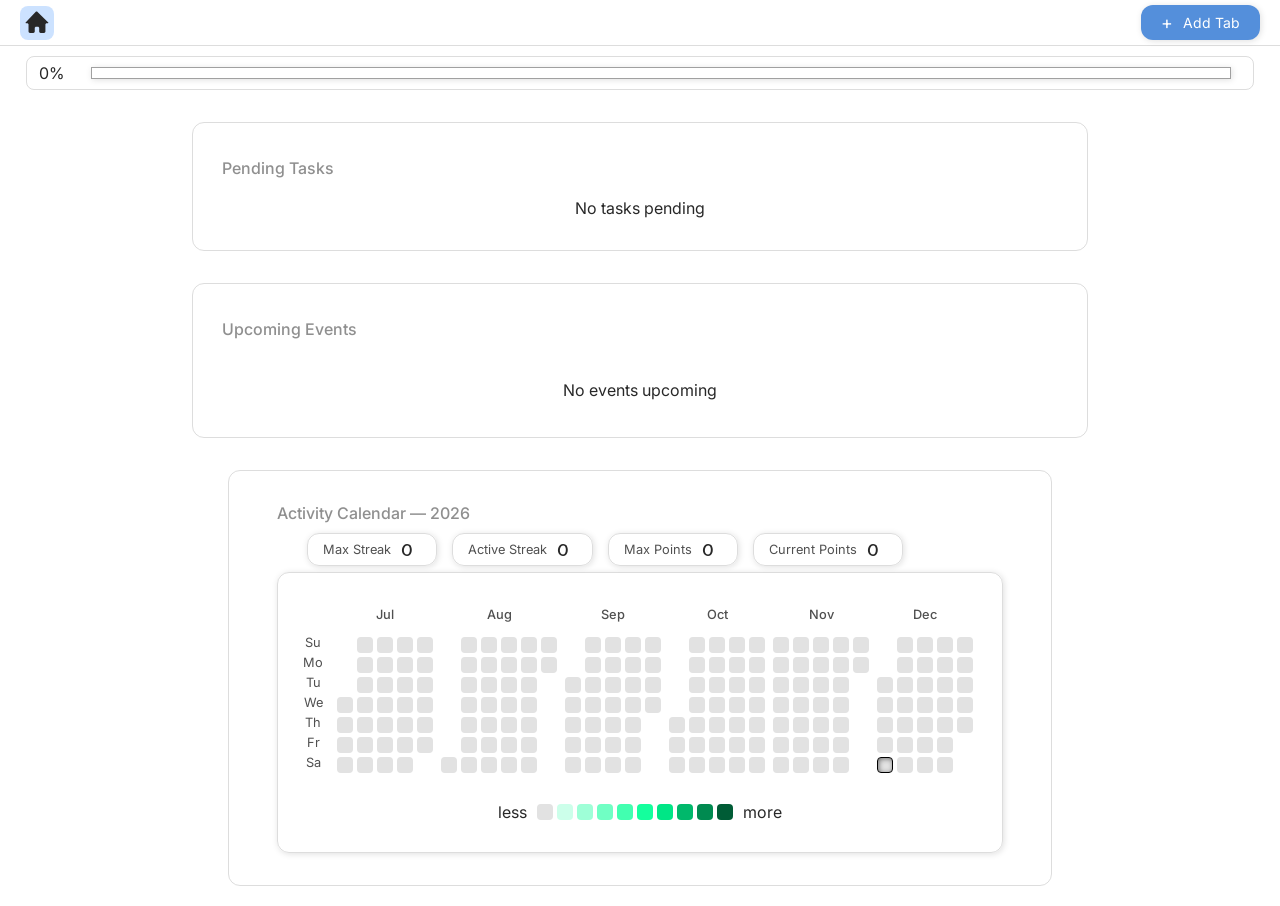
<file: index.html>
<!DOCTYPE html>
<html lang="en">

<head>
  <meta charset="UTF-8">
  <meta name="viewport" content="width=device-width, initial-scale=1.0">
  <title>Document</title>
  <link rel="shortcut icon" href="assets/icons/favicon.svg" type="image/x-icon">
  <link rel="stylesheet" href="styles/shared.css">
  <link rel="stylesheet" href="styles/index.css">
</head>

<body>
  <header class="header">
    <button class="home-icon selected">
      <svg viewBox="0 0 24 24" xmlns="http://www.w3.org/2000/svg">
        <path
          d="M3.53374 20.4932V13.6132C3.53374 12.84 2.90694 12.2132 2.13374 12.2132H0.901784C0.551562 12.2132 0.370443 11.795 0.610035 11.5395L10.5498 0.942241C11.0889 0.367501 11.9959 0.350704 12.5559 0.905092L23.287 11.5289C23.541 11.7803 23.3629 12.2132 23.0056 12.2132H21.8226C21.0494 12.2132 20.4226 12.84 20.4226 13.6132V20.4932C20.4226 21.2664 19.7958 21.8932 19.0226 21.8932H15.6004C14.8272 21.8932 14.2004 21.2664 14.2004 20.4932V17.1332C14.2004 16.36 13.5736 15.7332 12.8004 15.7332H11.156C10.3828 15.7332 9.75597 16.36 9.75597 17.1332V20.4932C9.75597 21.2664 9.12917 21.8932 8.35597 21.8932H4.93374C4.16054 21.8932 3.53374 21.2664 3.53374 20.4932Z" />
      </svg>
    </button>
    <div class="tabs-container"></div>
    <button class="add-tab-btn add-btn">
      <span>+</span>
      <span>Add Tab</span>
    </button>
  </header>
  <main>
    <div class="popup-message hidden"></div>
    <section class="progress-overview">
      <div class="text"></div>
      <div class="progress-bar-wrapper"></div>
    </section>
    <section class="tasks">
      <header>
        <h2 class="heading">Pending Tasks</h2>
      </header>
      <div class="tasks-content"></div>
    </section>
    <section class="events">
      <header>
        <h2 class="heading">Upcoming Events</h2>
      </header>
      <div class="events-content"></div>
    </section>
    <section class="activity-calendar">
      <h2 class="heading"></h2>
      <div class="calendar-content"></div>
    </section>
  </main>
  <div class="add-tab-popup-cover display-none">
    <div class="add-tab-popup">
      <button class="close-popup-btn">
        <svg xmlns="http://www.w3.org/2000/svg" viewBox="0 0 24 24" fill="none" stroke="#000000" stroke-linecap="round"
          stroke-linejoin="round" id="X--Streamline-Tabler">
          <path d="M18 6 6 18" stroke-width="2"></path>
          <path d="m6 6 12 12" stroke-width="2"></path>
        </svg>
      </button>
      <h3 class="heading">New Tab</h3>
      <div class="input-fields-container">
        <label class="single-input">
          <div class="text">
            <span>Tab name</span><span class="char-count">0/20</span>
          </div>
          <input type="text" maxlength="20" name="Tab name" placeholder="eg. Tab 1, etc" class="tab-name-input required"
            autocomplete="off">
          <div class="error-text"></div>
        </label>
        <label>
          Select tab color
          <select name="tab color" class="color-select-container"></select>
          <div class="error-text"></div>
        </label>
      </div>
      <button class="create-tab-btn">Create</button>
    </div>
  </div>
  <script src="scripts/index.js" type="module"></script>
</body>

</html>
</file>
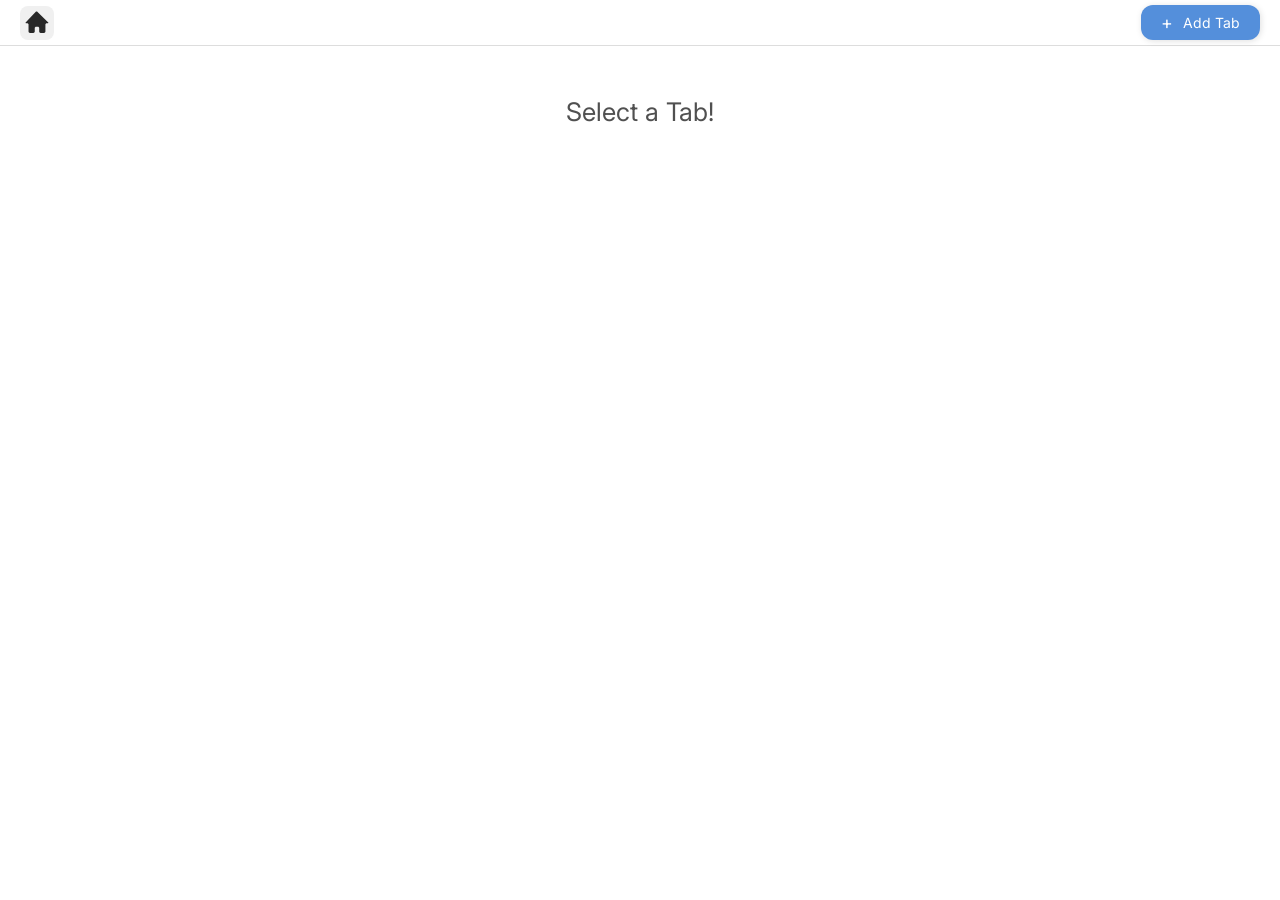
<file: tabs.html>
<!DOCTYPE html>
<html lang="en">

<head>
  <meta charset="UTF-8">
  <meta name="viewport" content="width=device-width, initial-scale=1.0">
  <title class="title-elem">Document</title>
  <link rel="shortcut icon" href="assets/icons/favicon.svg" type="image/x-icon">
  <link rel="stylesheet" href="styles/shared.css">
  <link rel="stylesheet" href="styles/tabs.css">
</head>

<body>
  <header class="header">
    <a href="./index.html" tabindex="-1">
      <button class="home-icon">
        <svg viewBox="0 0 24 24" xmlns="http://www.w3.org/2000/svg">
          <path
            d="M3.53374 20.4932V13.6132C3.53374 12.84 2.90694 12.2132 2.13374 12.2132H0.901784C0.551562 12.2132 0.370443 11.795 0.610035 11.5395L10.5498 0.942241C11.0889 0.367501 11.9959 0.350704 12.5559 0.905092L23.287 11.5289C23.541 11.7803 23.3629 12.2132 23.0056 12.2132H21.8226C21.0494 12.2132 20.4226 12.84 20.4226 13.6132V20.4932C20.4226 21.2664 19.7958 21.8932 19.0226 21.8932H15.6004C14.8272 21.8932 14.2004 21.2664 14.2004 20.4932V17.1332C14.2004 16.36 13.5736 15.7332 12.8004 15.7332H11.156C10.3828 15.7332 9.75597 16.36 9.75597 17.1332V20.4932C9.75597 21.2664 9.12917 21.8932 8.35597 21.8932H4.93374C4.16054 21.8932 3.53374 21.2664 3.53374 20.4932Z" />
        </svg>
      </button>
    </a>
    <div class="tabs-container"></div>
    <button class="add-tab-btn add-btn">
      <span>+</span>
      <span>Add Tab</span>
    </button>
  </header>
  <main>
    <div class="popup-message hidden"></div>
    <h1 class="tab-title"></h1>
    <section class="tasks">
      <header>
        <h2 class="heading">Tasks</h2>
        <button class="add-task-btn add-btn">
          <span>+</span>
          <span>Add Task</span>
        </button>
      </header>
      <div class="tasks-content"></div>
    </section>
    <section class="events">
      <button class="hide-show-btn"></button>
      <div class="inner-events">
        <header>
          <h2 class="heading">Events</h2>
          <button class="add-event-btn add-btn">
            <span>+</span>
            <span>Add Event</span>
          </button>
        </header>
        <div class="events-content"></div>
      </div>
    </section>
    <section class="activity-calendar">
      <h2 class="heading"></h2>
      <div class="calendar-content"></div>
    </section>
    <button class="delete-tab-btn">Delete Tab</button>
  </main>
  <!-- ADD TAB POPUP -->
  <div class="add-tab-popup-cover display-none">
    <div class="add-tab-popup">
      <button class="close-popup-btn">
        <svg xmlns="http://www.w3.org/2000/svg" viewBox="0 0 24 24" fill="none" stroke="#000000" stroke-linecap="round"
          stroke-linejoin="round" id="X--Streamline-Tabler">
          <path d="M18 6 6 18" stroke-width="2"></path>
          <path d="m6 6 12 12" stroke-width="2"></path>
        </svg>
      </button>
      <h3 class="heading">New Tab</h3>
      <div class="input-fields-container">
        <label class="single-input">
          <div class="text">
            <span>Tab name</span><span class="char-count">0/20</span>
          </div>
          <input type="text" maxlength="20" name="Tab name" placeholder="eg. Tab 1, etc" class="tab-name-input required"
            autocomplete="off">
          <div class="error-text"></div>
        </label>
        <label>
          Select tab color
          <select name="tab color" class="color-select-container"></select>
          <div class="error-text"></div>
        </label>
      </div>
      <button class="create-tab-btn">Create</button>
    </div>
  </div>
  <!-- ADD TASK POPUP BOX -->
  <div class="add-task-popup-cover display-none">
    <div class="add-task-popup">
      <button class="close-popup-btn">
        <svg xmlns="http://www.w3.org/2000/svg" viewBox="0 0 24 24" fill="none" stroke="#000000" stroke-linecap="round"
          stroke-linejoin="round" id="X--Streamline-Tabler">
          <path d="M18 6 6 18" stroke-width="2"></path>
          <path d="m6 6 12 12" stroke-width="2"></path>
        </svg>
      </button>
      <h3 class="heading">New Task</h3>
      <div class="input-fields-container">
        <label class="single-input">
          <div class="text">
            <span>Task name</span><span class="char-count">0/40</span>
          </div>
          <input type="text" maxlength="40" name="Task name" placeholder="eg. Task 1, etc"
            class="task-name-input itim required" autocomplete="off">
          <div class="error-text"></div>
        </label>
        <label class="single-input">
          Task points
          <input type="number" min="1" max="3" name="Task points" placeholder="1-3" class="task-points-input required">
          <div class="error-text"></div>
        </label>
        <label class="single-input">
          Task URL(optional)
          <input type="url" name="Task url" placeholder="https://" class="task-url-input">
          <div class="error-text"></div>
        </label>
      </div>
      <button class="create-task-btn">Create</button>
    </div>
  </div>
  <!-- ADD EVENT POPUP BOX -->
  <div class="add-event-popup-cover display-none">
    <div class="add-event-popup">
      <button class="close-popup-btn">
        <svg xmlns="http://www.w3.org/2000/svg" viewBox="0 0 24 24" fill="none" stroke="#000000" stroke-linecap="round"
          stroke-linejoin="round" id="X--Streamline-Tabler">
          <path d="M18 6 6 18" stroke-width="2"></path>
          <path d="m6 6 12 12" stroke-width="2"></path>
        </svg>
      </button>
      <h3 class="heading">New Event</h3>
      <div class="input-fields-container">
        <label class="single-input">
          <div class="text">
            <span>Event name</span><span class="char-count">0/30</span>
          </div>
          <input type="text" maxlength="30" name="Event name" placeholder="eg. Event 1, etc."
            class="event-name-input itim required" autocomplete="off">
          <div class="error-text"></div>
        </label>
        <label class="single-input">
          Event date(optional)
          <input type="date" name="Event points" class="event-date-input">
          <div class="error-text"></div>
        </label>
      </div>
      <button class="create-event-btn">Create</button>
    </div>
  </div>
  <!-- DELETE CONFIRMATION BOX -->
  <div class="delete-confirm-popup-cover display-none">
    <div class="delete-confirm-popup">
      <div class="heading">Delete Task?</div>
      <div class="description"></div>
      <div class="btns">
        <div class="cancel-btn">Cancel</div>
        <div class="delete-btn">Delete</div>
      </div>
    </div>
  </div>

  <!-- DELETE TAB CONFIRMATION BOX -->
  <div class="delete-tab-confirm-popup-cover display-none">
    <div class="delete-tab-confirm-popup">
      <div class="heading">Delete Tab?</div>
      <div class="description">Type "Mathematics" to Delete the Tab.</div>
      <div class="input-fields-container">
        <label>
          <div class="text"></div>
          <input type="text" />
        </label>
      </div>
      <div class="btns">
        <div class="cancel-btn">Cancel</div>
        <div class="delete-btn">Delete</div>
      </div>
    </div>
  </div>

  <script src="scripts/tabs.js" type="module"></script>
</body>

</html>
</file>
<file: styles/shared.css>
@font-face {
  font-family: 'inter';
  src: url(../assets/fonts/inter.ttf);
}

@font-face {
  font-family: 'itim';
  src: url(../assets/fonts/itim.ttf);
}

* {
  margin: 0;
  padding: 0;
  box-sizing: border-box;
}

:root {
  --bg-color: #fff;
  --bg-color2: #f0f0f0;
  --tab-color1: #006eff;
  --tab-color2: #009020;
  --tab-color3: #f59700;
  --tab-color4: #7c3aed;
  --tab-color5: #830000;
  --tab-color6: #2a00c3;
  --text-color1: #282828;
  --text-color2: #505050;
  --text-color3: #20202080;
  --theme-color1: #006eff33;
  --border-color1: #505050;
  --border-color2: #bbbbbb80;
  --border-color3: #a0a0a0;
  --points-color1: #E2E2E2;
  --points-color2: #CCFFEA;
  --points-color3: #9EFFD7;
  --points-color4: #70FFC4;
  --points-color5: #42FFB0;
  --points-color6: #14FF9D;
  --points-color7: #00E686;
  --points-color8: #00B86B;
  --points-color9: #008A50;
  --points-color10: #005C36;

  --radius-s: 4px;
  --radius-m: 8px;
  --radius-l: 12px;
}

button {
  cursor: pointer;
}

body {
  font-family: 'inter', Arial;
  min-height: 100vh;
  /* temp */
  display: flex;
  flex-direction: column;
  color: var(--text-color1);
}

input,
button {
  font-family: inherit;
  font-size: 14px;
}

.header {
  border-bottom: 1px solid var(--border-color2);
  padding: 5px 20px;
  display: flex;
  align-items: center;
  gap: 20px;
}

.home-icon {
  padding: 5px;
  border-radius: var(--radius-m);
  background-color: var(--bg-color2);
  border: none;
  display: flex;
  cursor: pointer;
  transition: 0.12s ease-out;
}

.home-icon:hover,
.home-icon.selected {
  background-color: var(--theme-color1);
}

.home-icon:active {
  background-color: var(--bg-color);
}

.home-icon>svg {
  fill: var(--text-color1);
  margin: 0;
  width: 24px;
  height: 24px;
  transition: inherit;
}

.home-icon:active>svg {
  fill: var(--text-color2);
}

.tabs-container {
  display: flex;
  align-items: center;
  flex-wrap: wrap;
  gap: 10px;
  width: 100%;
}

a {
  all: unset;
}

.tab {
  padding: 6px 1rem;
  border-radius: var(--radius-l);
  border: 1px solid var(--border-color2);
  cursor: pointer;
  display: flex;
  align-items: center;
  gap: 8px;
  transition: 0.12s ease-out;
  font-size: .9rem;
  color: var(--text-color2);
  background-color: var(--bg-color2);
  box-shadow: 1px 1px 6px #00000020;
}

.tab:hover,
.tab.selected {
  border-color: transparent;
  background-color: var(--theme-color1);
}

.tab:active {
  border-color: var(--border-color2);
  background-color: var(--bg-color);
}

.color-circle {
  width: 8px;
  height: 8px;
  border-radius: var(--radius-m);
}

.tab:nth-child(1) .color-circle {
  background-color: var(--tab-color1);
}

.tab:nth-child(2) .color-circle {
  background-color: var(--tab-color2);
}

.tab span:nth-child(2) {
  text-wrap: nowrap;
}

.add-btn {
  text-wrap: nowrap;
  border: 1px solid transparent;
  border-radius: var(--radius-l);
  padding: 6px 1.2rem;
  color: white;
  background-color: #548fdb;
  display: flex;
  gap: 10px;
  align-items: center;
  box-shadow: 1px 1px 6px #00000020;
  transition: .12s ease-out;
}

.add-btn:hover {
  background-color: #4471ad;
}

.add-btn:active {
  border: 1px solid var(--border-color2);
  color: var(--text-color2);
  background-color: var(--bg-color2);
}

.add-btn span:first-child {
  font-size: 18px;
}

/* MAIN */

main {
  display: flex;
  flex-direction: column;
  align-items: center;
  gap: 2rem;
  padding: 20px 0;
  position: relative;
}

.popup-message {
  border: 1px solid var(--border-color2);
  display: flex;
  align-items: stretch;
  border-radius: var(--radius-l);
  overflow: hidden;
  position: fixed;
  top: 3rem;
  left: 50%;
  transform: translate(-50%);
  background-color: var(--bg-color);
  box-shadow: 1px 1px 10px #00000030;
  z-index: 100;
  transition: 0.1s;
}

.popup-message .text {
  padding: 8px 20px;
  font-size: 15px;
  text-wrap: nowrap;
}

.popup-message .undo-btn {
  padding: 0 20px;
  background-color: var(--theme-color1);
  color: var(--tab-color1);
  border: none;
}

.popup-message .undo-btn:hover {
  background-color: hsla(214, 100%, 50%, 0.25);
}

.popup-message .undo-btn:active {
  background-color: hsla(214, 100%, 50%, 0.15);
}

.tasks {
  border-radius: var(--radius-l);
  padding: 1.6rem 1.2rem;
  display: flex;
  flex-direction: column;
  border: 1px solid var(--border-color2);
  height: fit-content;
  width: 70%;
}

header {
  display: flex;
  justify-content: space-between;
  align-items: center;
  margin-bottom: 10px;
  text-wrap: nowrap;
  gap: 10px;
}

.heading {
  font-weight: 500;
  font-size: 1rem;
  color: var(--text-color3);
}

.tasks .heading,
.events .heading {
  margin: .6rem;
}

.tasks-content {
  display: flex;
  flex-direction: column;
  gap: 6px;
}

.task {
  display: flex;
  align-items: center;
  border: 0 solid var(--border-color2);
  border-width: 1px 0 1px;
  border-radius: var(--radius-l);
  background-color: var(--bg-color2);
  padding: 5px;
  gap: 10px;
  box-shadow: 0 1px 6px #00000020;
}

.task-checkbox {
  display: flex;
  position: relative;
  cursor: pointer;
}

.task-checkbox input {
  background-color: var(--bg-color);
  appearance: none;
  width: 24px;
  height: 24px;
  border: 2px solid var(--border-color3);
  border-radius: var(--radius-m);
  transition: .1s ease-out;
  cursor: inherit;
  position: relative;
  z-index: 1;
}

.task-checkbox input:checked {
  background-color: var(--tab-color);
  border-color: transparent;
}

.task-checkbox::after {
  content: '';
  display: block;
  position: absolute;
  border: 0 solid white;
  border-width: 0 0 3px 3px;
  width: 10px;
  height: 4px;
  left: 50%;
  top: 50%;
  transform: translate(-50%, -65%) rotate(-48deg);
  opacity: 0;
  z-index: 10;
}

.task-checkbox::before {
  content: '';
  position: absolute;
  top: 50%;
  left: 50%;
  transform: translate(-50%, -50%);
  width: 0;
  height: 0;
  border-radius: 50%;
  background-color: var(--tab-color);
}

.task-checkbox:has(input:checked)::after {
  opacity: 1;
}

.checked::before {
  animation: click .8s linear 1 both;
}

.task-name {
  width: 100%;
  font-weight: 450;
  transition: .12s ease-out;
  font-family: 'itim', Arial;
}

.task-checkbox:has(input:checked)+.task-name {
  color: var(--text-color3);
  text-decoration: line-through;
}

.task-points {
  border: 2px solid var(--border-color2);
  width: 26px;
  margin-right: .4rem;
  text-align: center;
  align-content: center;
  border-radius: var(--radius-s);
}

.task-url,
.task-url a {
  display: flex;
}

.task-url {
  border: none;
  background-color: transparent;
  padding: 2px;
  border-radius: var(--radius-m);
  transition: .1s linear;
}

.task-url:hover {
  background-color: #0000ff20;
}

.task-url svg {
  width: 1.2rem;
  height: 1.2rem;
  stroke: blue;
}

.task-url:active svg {
  stroke: rgb(91, 91, 255);
}

.task.no-url .task-url {
  display: none;
}

/* EVENTS */
.events {
  border: 1px solid var(--border-color2);
  border-radius: var(--radius-l);
  padding: 1.6rem 1.2rem;
  width: 70%;
  display: flex;
  flex-flow: column;
  gap: 1rem;
  position: relative;
}

.events.hidden-section {
  padding: 0 1rem;
}
.events.hidden-section header {
  margin: 0;
}

.hide-show-btn {
  position: absolute;
  top: 0;
  right: 0;
  transform: translate(40%, -40%);
  border: 1px solid var(--border-color2);
  width: 30px;
  height: 30px;
  background-image: url('../assets/images/show.png');
  background-size: 65%;
  background-repeat: no-repeat;
  background-position: center center;
  border-radius: var(--radius-m);
  box-shadow: 1px 1px 6px #00000020;
  background-color: var(--bg-color);
  transition: 0.1s;
}
.hide-show-btn:hover {
  background-color: var(--bg-color2);
  transform: translate(40%, -40%) scale(1.05);
}
.hide-show-btn:active {
  background-color: var(--bg-color);
  transform: translate(40%, -40%) scale(1);
}
.events.hidden-section .hide-show-btn {
  background-image: url('../assets/images/hidden.png');
}

.events-content {
  display: flex;
  gap: 10px;
  padding: 5px;
  flex-wrap: wrap;
  text-wrap: nowrap;
}

.event {
  background-color: var(--bg-color2);
  border: 1px solid var(--border-color2);
  display: flex;
  align-items: center;
  justify-content: space-between;
  padding: 5px 8px 5px 16px;
  border-radius: var(--radius-l);
  gap: 6px;
  box-shadow: 1px 1px 6px #00000020;
  position: relative;
  cursor: default;
}

.event-date {
  height: fit-content;
  color: var(--text-color2);
  top: -2px;
  left: 50%;
  transform: translate(-50%, -100%);
  position: absolute;
  font-size: .8rem;
  border-radius: var(--radius-l);
  padding: 4px 12px;
  background-color: var(--bg-color);
  box-shadow: 1px 1px 6px #00000030;
  border: 1px solid var(--border-color2);
  opacity: 0;
  transition: .1s;
}

.event:hover .event-date:not(:hover) {
  opacity: 1;
}

.left {
  display: flex;
  align-items: center;
  gap: .4rem;
}

.left .color-circle {
  background-color: var(--tab-color);
  width: 8px;
  height: 8px;
}

.left .event-name {
  font-family: 'itim', Arial;
  margin-right: 8px;
}

.right {
  display: flex;
  align-items: center;
  gap: .4rem;
}

/* Activity Calendar */
.activity-calendar {
  border: 1px solid var(--border-color2);
  padding: 2rem 3rem;
  border-radius: var(--radius-l);
}

.activity-calendar .heading {
  margin-bottom: 10px;
}


.todays-stats {
  padding-left: 30px;
  display: flex;
  align-items: start;
  gap: 15px;
  margin-bottom: 6px;
}

.todays-stats div {
  border: 1px solid var(--border-color2);
  box-shadow: 1px 1px 6px #00000020;
  padding: 4px 15px;
  border-radius: var(--radius-l);
  display: flex;
  align-items: center;
  gap: 10px;
}

.todays-stats .name {
  color: var(--text-color2);
  font-size: .8rem;
}

.todays-stats .value {
  font-size: 1.2rem;
  font-family: 'itim', Arial;
  min-width: 20px;
}

.year-container {
  border: 1px solid var(--border-color2);
  border-radius: var(--radius-l);
  padding: 15px;
  box-shadow: 1px 1px 6px #00000020;
}

.year {
  font-weight: 500;
  text-align: center;
  display: none;
}

.months-container {
  padding: 10px;
  display: flex;
}

.months-content {
  display: flex;
}

.days-bar {
  display: flex;
  flex-direction: column;
  justify-content: flex-end;
  gap: 4px;
  padding-bottom: 6px;
  margin-right: 10px;
}

.days-bar span {
  height: 16px;
  align-content: center;
  text-align: center;
  color: var(--text-color2);
  font-size: .8em;
}

.month {
  padding: 4px;
}

.month .heading {
  color: var(--text-color2);
  font-size: .8rem;
  text-align: center;
  margin: 5px 0 15px;
}

.days {
  display: inline grid;
  grid-auto-flow: column;
  grid-template-rows: 1fr 1fr 1fr 1fr 1fr 1fr 1fr;
  gap: 4px;
}

.day:first-child {
  grid-row-start: var(--start-day);
}

.day {
  width: 16px;
  height: 16px;
  border-radius: var(--radius-s);
  background-color: var(--points-color1);
  position: relative;
}

.day.today {
  border: 1px solid black;
  box-shadow: 1px 1px 5px #00000080 inset;
}

.date-preview {
  position: absolute;
  top: -2px;
  left: 0;
  transform: translate(-50%, -100%);
  border: 1px solid var(--border-color2);
  z-index: -10;
  background-color: var(--bg-color);
  font-size: 12px;
  text-wrap: nowrap;
  padding: 4px 12px;
  box-shadow: 1px 1px 6px #00000020;
  border-radius: var(--radius-l);
  opacity: 0;
  transition: .2s;
}

.day:hover .date-preview:not(:hover) {
  z-index: 10;
  opacity: 1;
}

.points-levels {
  padding: 15px 10px;
  display: flex;
  justify-content: center;
  align-items: center;
  gap: 4px;
}

.points-levels span {
  margin: 0 6px;
}

.points-levels div {
  width: 16px;
  height: 16px;
  background-color: var(--points-color1);
  border-radius: var(--radius-s);
}

.activity-calendar .color2 {
  background-color: var(--points-color2);
}

.activity-calendar .color3 {
  background-color: var(--points-color3);
}

.activity-calendar .color4 {
  background-color: var(--points-color4);
}

.activity-calendar .color5 {
  background-color: var(--points-color5);
}

.activity-calendar .color6 {
  background-color: var(--points-color6);
}

.activity-calendar .color7 {
  background-color: var(--points-color7);
}

.activity-calendar .color8 {
  background-color: var(--points-color8);
}

.activity-calendar .color9 {
  background-color: var(--points-color9);
}

.activity-calendar .color10 {
  background-color: var(--points-color10);
}

/* TAB POPUP STYLES */
.add-tab-popup-cover {
  position: fixed;
  top: 0;
  left: 0;
  width: 100vw;
  height: 100%;
  background-color: rgba(0, 0, 0, 0.4);
  z-index: 10;
  display: flex;
  justify-content: center;
  align-items: center;
  backdrop-filter: blur(4px);
}


.add-tab-popup {
  background-color: var(--bg-color);
  padding: 1.5rem;
  border-radius: calc(1.5 * var(--radius-l));
  position: relative;
}

.add-tab-popup .close-popup-btn {
  position: absolute;
  top: 1.5rem;
  right: 1.5rem;
  border: none;
  background-color: transparent;
  display: flex;
  padding: 4px;
  border-radius: 50%;
  transition: .1s;
}

.add-tab-popup .close-popup-btn:hover {
  background-color: var(--border-color2);
}

.add-tab-popup .close-popup-btn:active {
  background-color: transparent;
}

.add-tab-popup .close-popup-btn svg {
  width: 1.2rem;
  height: 1.2rem;
}

.add-tab-popup .heading {
  font-size: 1.4rem;
  color: var(--text-color1);
}

.create-tab-btn {
  display: block;
  padding: .4rem 1.8rem;
  margin: 2.5rem 0 0 auto;
  border-radius: var(--radius-l);
  border: none;
  background-color: #548fdb;
  color: white;
}

.create-tab-btn:hover {
  background-color: #4471ad;
}

.create-tab-btn:active {
  background-color: #548fdb;
}

.create-tab-btn:disabled {
  background-color: #b9b9b9;
  color: #dfdfdf;
}

.input-fields-container {
  margin: 2rem 2rem 1rem;
  display: flex;
  flex-direction: column;
  gap: 1rem;
}

.input-fields-container label {
  display: flex;
  flex-direction: column;
  font-size: .8rem;
}

.input-fields-container .text {
  display: flex;
  justify-content: space-between;
}

.input-fields-container .char-count {
  font-size: .7rem;
  opacity: 0;
  transition: .05s;
}

.input-fields-container label:has(input:focus) .char-count {
  opacity: 1;
}

.input-fields-container label:has(input:invalid) {
  color: #ff3838;
}

.input-fields-container input,
.input-fields-container select {
  padding: .4rem .8rem;
  border-radius: var(--radius-m);
  border: 1px solid var(--border-color1);
  font-size: 1rem;
  outline: none;
  min-width: 360px;
  max-width: 400px;
  field-sizing: content;
}

.input-fields-container input:invalid {
  border-color: #ff3838;
}

.input-fields-container input:focus:invalid {
  outline: 2px solid #ff3838;
}

.input-fields-container input::placeholder {
  color: var(--text-color3);
}

.input-fields-container input:focus {
  outline: 2px solid #000;
  outline-offset: -2px;
}

.error-text {
  color: #ff3838;
  padding-top: 2px;
  display: none;
}

input:invalid+.error-text {
  display: block;
}

.display-none {
  display: none;
}

.hidden {
  z-index: -10;
  opacity: 0;
}

.no-scroll {
  overflow: hidden;
}

.no-tasks-box,
.no-events-box {
  text-align: center;
  padding: 0 0 .4rem;
  width: 100%;
}

@media screen and (max-width: 768px) {
  .upcomings {
    flex-direction: column;
  }
}

@keyframes click {
  0% {
    opacity: .4;
    width: 0;
    height: 0;
  }

  20% {
    opacity: .4;
    width: 34px;
    height: 34px;
  }

  100% {
    width: 46px;
    height: 46px;
    opacity: 0;
  }
}
</file>
<file: styles/index.css>
main {
  padding-top: 0;
}

.progress-overview {
  padding: 6px 12px;
  width: 96%;
  display: flex;
  align-items: center;
  gap: .8rem;
  border-radius: var(--radius-m);
  border: 1px solid var(--border-color2);
}

.progress-overview .text {
  min-width: 40px;
}

.progress-bar-wrapper {
  border: 1px solid var(--border-color3);
  height: .8rem;
  width: 100%;
  margin-right: 10px;
  display: flex;
  box-shadow: 1px 1px 6px #00000020;
}

.progress-bar {
  height: 100%;
  border-right: 2px solid black;
  width: 179px;
  background-color: var(--tab-color);
  position: relative;
  transition: .1s;
}

.preview {
  position: absolute;
  left: 50%;
  top: 100%;
  transform: translate(-50%, 5px);
  text-wrap: nowrap;
  border: 1px solid var(--border-color2);
  border-radius: var(--radius-m);
  padding: 4px 12px;
  background-color: var(--bg-color);
  font-size: 14px;
  box-shadow: 1px 1px 10px #00000040;
  opacity: 0;
  cursor: default;
}

.progress-bar:hover .preview:not(:hover) {
  opacity: 1;
}
</file>
<file: styles/tabs.css>
.no-tabs-box {
  margin-top: 20px;
  font-size: 1.6rem;
  color: var(--text-color2);
}

.tab-title {
  color: var(--text-color3);
  font-weight: 500;
  font-family: 'itim', Arial;
  font-size: 1.4rem;
}

.footer {
  padding: 20px 30px;
  border-top: 1px solid var(--border-color2);
}

main .delete-btn {
  border: none;
  background-color: transparent;
  padding: 4px;
  display: flex;
  border-radius: var(--radius-m);
  transition: .1s;
}

.delete-tab-btn {
  position: absolute;
  top: 0;
  right: 20px;
}

main .delete-btn:hover {
  background-color: #c4000020;
}

main .delete-btn:active {
  background-color: transparent;
}

main .delete-btn svg {
  fill: #c41c1c;
  height: 1rem;
}

:is(.delete-tab-btn,
 .delete-confirm-popup .delete-btn,
 .delete-tab-confirm-popup .delete-btn
) {
  padding: .5rem 1.5rem;
  border-radius: var(--radius-l);
  border: none;
  background-color: #c41c1c;
  color: white;
  transition: .1s linear;
}

:is(.delete-tab-btn,
 .delete-confirm-popup .delete-btn,
 .delete-tab-confirm-popup .delete-btn
 ):hover {
  background-color: #d82525;
}

:is(.delete-tab-btn,
 .delete-confirm-popup .delete-btn,
 .delete-tab-confirm-popup .delete-btn
 ):active {
  background-color: #ff3838;
}

.add-tab-popup-cover,
.add-task-popup-cover,
.add-event-popup-cover,
.delete-confirm-popup-cover,
.delete-tab-confirm-popup-cover {
  position: fixed;
  top: 0;
  left: 0;
  width: 100vw;
  height: 100%;
  background-color: rgba(0, 0, 0, 0.4);
  z-index: 10;
  display: flex;
  justify-content: center;
  align-items: center;
  backdrop-filter: blur(4px);
}

.add-tab-popup,
.add-task-popup,
.add-event-popup,
.delete-confirm-popup,
.delete-tab-confirm-popup {
  background-color: var(--bg-color);
  padding: 1.5rem;
  border-radius: calc(1.5 * var(--radius-l));
  position: relative;
}

.add-tab-popup .close-popup-btn,
.add-task-popup .close-popup-btn,
.add-event-popup .close-popup-btn {
  position: absolute;
  top: 1.5rem;
  right: 1.5rem;
  border: none;
  background-color: transparent;
  display: flex;
  padding: 4px;
  border-radius: 50%;
  transition: .1s;
}

.add-tab-popup .close-popup-btn:hover,
.add-task-popup .close-popup-btn:hover,
.add-event-popup .close-popup-btn:hover {
  background-color: var(--border-color2);
}

.add-tab-popup .close-popup-btn:active,
.add-task-popup .close-popup-btn:active,
.add-event-popup .close-popup-btn:active {
  background-color: transparent;
}

.add-tab-popup .close-popup-btn svg,
.add-task-popup .close-popup-btn svg,
.add-event-popup .close-popup-btn svg {
  width: 1.2rem;
  height: 1.2rem;
}

.add-tab-popup .heading,
.add-task-popup .heading,
.add-event-popup .heading,
.delete-confirm-popup .heading,
.delete-tab-confirm-popup .heading {
  font-size: 1.4rem;
  color: var(--text-color1);
}

:is(.create-tab-btn,
  .create-task-btn,
  .create-event-btn) {
  display: block;
  padding: .4rem 1.8rem;
  margin: 2.5rem 0 0 auto;
  border-radius: var(--radius-l);
  border: none;
  background-color: #548fdb;
  color: white;
  cursor: default;
}

:is(.create-tab-btn,
  .create-task-btn,
  .create-event-btn):enabled {
  cursor: pointer;
}

:is(.create-tab-btn,
  .create-task-btn,
  .create-event-btn):hover {
  background-color: #4471ad;
}

:is(.create-tab-btn,
  .create-task-btn,
  .create-event-btn):active {
  background-color: #548fdb;
}

:is(.create-task-btn,
  .create-event-btn):disabled {
  background-color: #b9b9b9;
  color: #dfdfdf;
}

.delete-confirm-popup .description,
.delete-tab-confirm-popup .description {
  font-size: 1rem;
  width: 400px;
  margin-top: .8rem;
}

.delete-confirm-popup .btns,
.delete-tab-confirm-popup .btns {
  display: flex;
  gap: 1rem;
  margin-top: 2rem;
}

.delete-confirm-popup .cancel-btn,
.delete-tab-confirm-popup .cancel-btn,
.delete-confirm-popup .delete-btn,
.delete-tab-confirm-popup .delete-btn {
  width: 100%;
  padding: 6px 12px;
  text-align: center;
  border-radius: var(--radius-l);
  box-shadow: 1px 1px 6px #00000020;
  cursor: pointer;
  transition: .1s;
}

.delete-confirm-popup .cancel-btn,
.delete-tab-confirm-popup .cancel-btn {
  background-color: var(--border-color2);
  color: var(--text-color2);
}

.delete-confirm-popup .cancel-btn:hover,
.delete-tab-confirm-popup .cancel-btn:hover {
  background-color: #a7a7a780;
}

.delete-confirm-popup .cancel-btn:active,
.delete-tab-confirm-popup .cancel-btn:active {
  background-color: #cacaca80;
}

.delete-tab-confirm-popup .input-fields-container {
  margin: .4rem 0;
}
.delete-tab-confirm-popup input {
  width: 360px;
}

.delete-tab-confirm-popup:has(input:invalid) .description {
  color: #ff3838;
}

.no-scroll {
  overflow: hidden;
}

.display-none {
  display: none;
}

.itim {
  font-family: 'itim', Arial;
}
</file>
